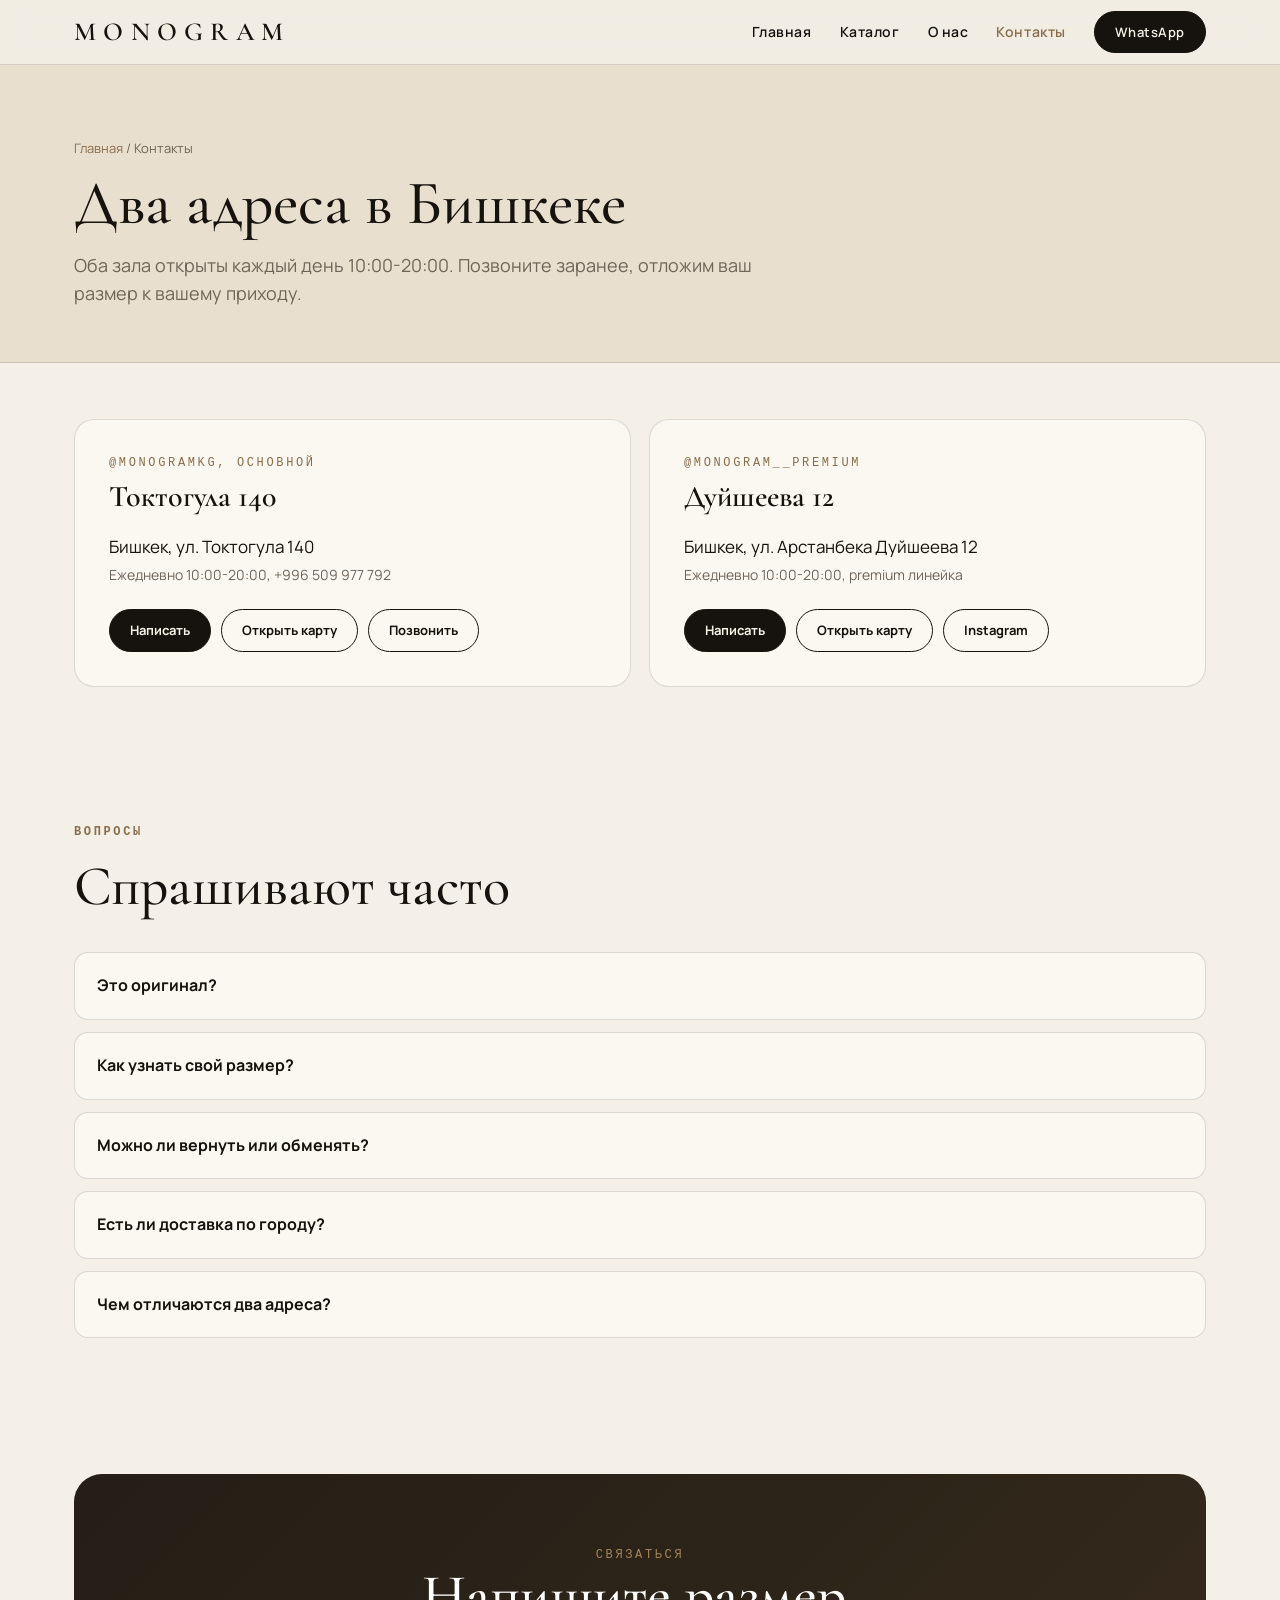
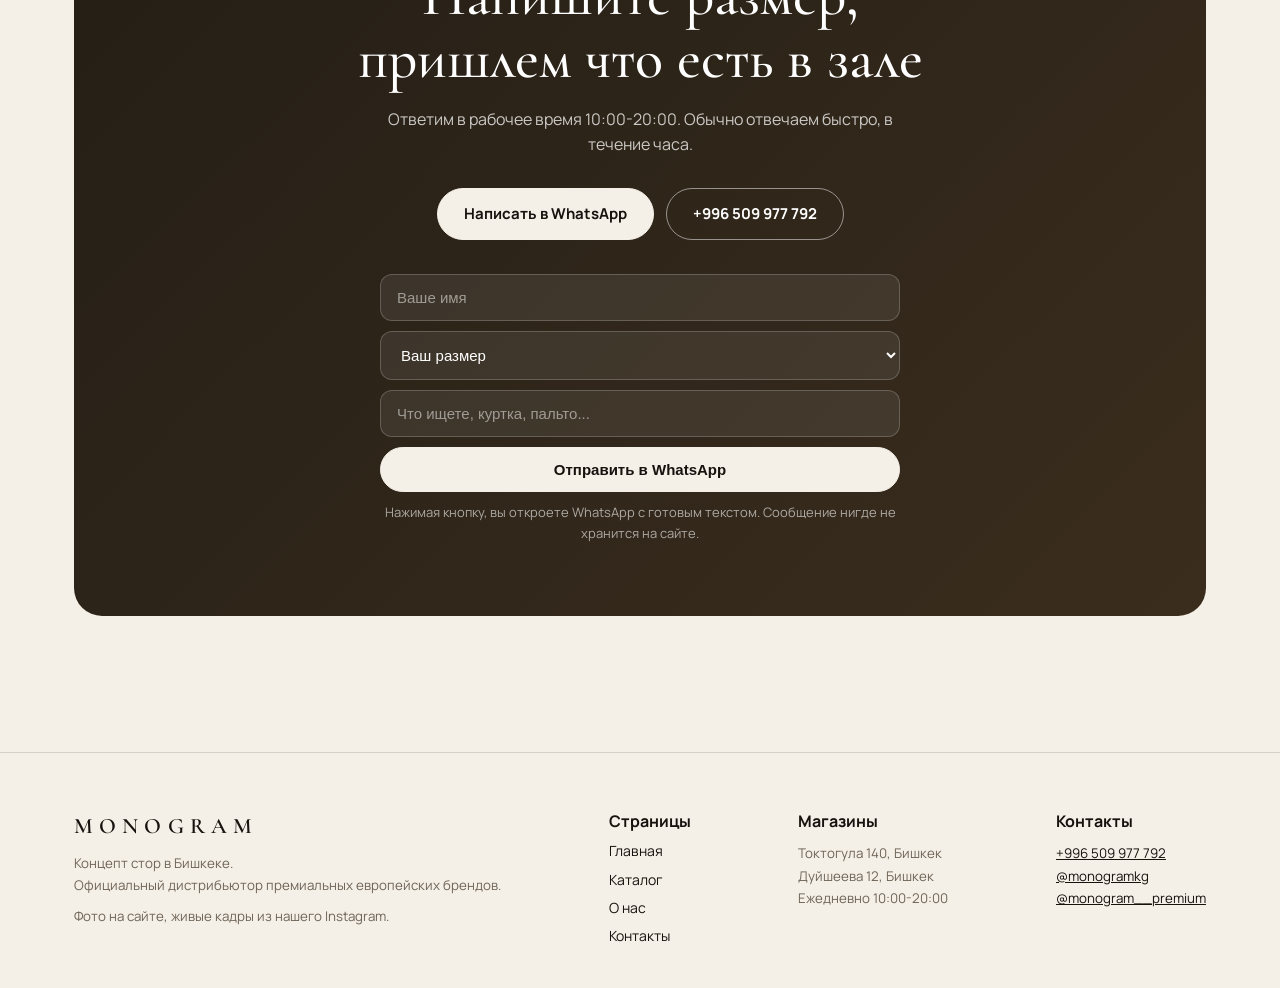
<file: contacts.html>
<!DOCTYPE html>
<html lang="ru">
<head>
<meta charset="UTF-8">
<meta name="viewport" content="width=device-width, initial-scale=1.0">
<title>Контакты, MONOGRAM Бишкек</title>
<meta name="description" content="MONOGRAM Бишкек: Токтогула 140 и Дуйшеева 12. Ежедневно 10:00-20:00. Телефон +996 509 977 792. WhatsApp, Instagram, карта.">
<meta property="og:title" content="Контакты MONOGRAM, Бишкек">
<meta property="og:type" content="website">
<link rel="icon" href="data:image/svg+xml,%3Csvg xmlns='http://www.w3.org/2000/svg' viewBox='0 0 64 64'%3E%3Crect width='64' height='64' rx='14' fill='%2316120d'/%3E%3Ctext x='32' y='42' font-family='Georgia,serif' font-size='34' fill='%23f4efe7' text-anchor='middle'%3EM%3C/text%3E%3C/svg%3E">
<link rel="preconnect" href="https://fonts.googleapis.com">
<link rel="preconnect" href="https://fonts.gstatic.com" crossorigin>
<link href="https://fonts.googleapis.com/css2?family=Cormorant+Garamond:ital,wght@0,400;0,500;0,600;1,400&family=Manrope:wght@400;500;600;700&display=swap" rel="stylesheet">
<link rel="stylesheet" href="styles.css">
</head>
<body>

<nav>
  <div class="wrap nav-in">
    <a class="logo" href="index.html">MONOGRAM</a>
    <button class="burger" id="burger" aria-label="Открыть меню" aria-expanded="false"><span></span><span></span><span></span></button>
    <div class="nav-links">
      <a href="index.html">Главная</a>
      <a href="catalog.html">Каталог</a>
      <a href="about.html">О нас</a>
      <a href="contacts.html" class="active">Контакты</a>
      <a class="btn small" href="https://wa.me/996509977792?text=%D0%97%D0%B4%D1%80%D0%B0%D0%B2%D1%81%D1%82%D0%B2%D1%83%D0%B9%D1%82%D0%B5!%20%D0%9F%D0%BE%D0%B4%D1%81%D0%BA%D0%B0%D0%B6%D0%B8%D1%82%D0%B5%20%D0%BF%D1%80%D0%BE%20%D0%BD%D0%B0%D0%BB%D0%B8%D1%87%D0%B8%D0%B5%20%D1%80%D0%B0%D0%B7%D0%BC%D0%B5%D1%80%D0%B0" target="_blank" rel="noopener">WhatsApp</a>
    </div>
  </div>
</nav>

<header class="page-hero">
  <div class="wrap">
    <div class="crumbs"><a href="index.html">Главная</a> / Контакты</div>
    <h1>Два адреса в Бишкеке</h1>
    <p>Оба зала открыты каждый день 10:00-20:00. Позвоните заранее, отложим ваш размер к вашему приходу.</p>
  </div>
</header>

<main>
<section style="padding-top:56px">
  <div class="wrap">
    <div class="stores" style="margin-top:0">
      <div class="store rv">
        <div class="mono" style="color:var(--bronze)">@monogramkg, основной</div>
        <h3>Токтогула 140</h3>
        <div class="addr">Бишкек, ул. Токтогула 140</div>
        <div class="meta">Ежедневно 10:00-20:00, +996 509 977 792</div>
        <div class="row">
          <a class="btn small" href="https://wa.me/996509977792?text=%D0%97%D0%B4%D1%80%D0%B0%D0%B2%D1%81%D1%82%D0%B2%D1%83%D0%B9%D1%82%D0%B5!%20%D0%9F%D1%80%D0%B8%D0%B4%D1%83%20%D0%BD%D0%B0%20%D0%A2%D0%BE%D0%BA%D1%82%D0%BE%D0%B3%D1%83%D0%BB%D0%B0%20140" target="_blank" rel="noopener">Написать</a>
          <a class="btn small ghost" href="https://www.google.com/maps/search/?api=1&query=%D0%A2%D0%BE%D0%BA%D1%82%D0%BE%D0%B3%D1%83%D0%BB%D0%B0+140+%D0%91%D0%B8%D1%88%D0%BA%D0%B5%D0%BA" target="_blank" rel="noopener">Открыть карту</a>
          <a class="btn small ghost" href="tel:+996509977792">Позвонить</a>
        </div>
      </div>
      <div class="store rv">
        <div class="mono" style="color:var(--bronze)">@monogram__premium</div>
        <h3>Дуйшеева 12</h3>
        <div class="addr">Бишкек, ул. Арстанбека Дуйшеева 12</div>
        <div class="meta">Ежедневно 10:00-20:00, premium линейка</div>
        <div class="row">
          <a class="btn small" href="https://wa.me/996509977792?text=%D0%97%D0%B4%D1%80%D0%B0%D0%B2%D1%81%D1%82%D0%B2%D1%83%D0%B9%D1%82%D0%B5!%20%D0%9F%D1%80%D0%B8%D0%B4%D1%83%20%D0%BD%D0%B0%20%D0%94%D1%83%D0%B9%D1%88%D0%B5%D0%B5%D0%B2%D0%B0%2012" target="_blank" rel="noopener">Написать</a>
          <a class="btn small ghost" href="https://www.google.com/maps/search/?api=1&query=%D0%94%D1%83%D0%B9%D1%88%D0%B5%D0%B5%D0%B2%D0%B0+12+%D0%91%D0%B8%D1%88%D0%BA%D0%B5%D0%BA" target="_blank" rel="noopener">Открыть карту</a>
          <a class="btn small ghost" href="https://www.instagram.com/monogram__premium" target="_blank" rel="noopener">Instagram</a>
        </div>
      </div>
    </div>
  </div>
</section>

<section style="padding-top:40px">
  <div class="wrap">
    <div class="mono eyebrow rv">вопросы</div>
    <h2 class="title serif rv">Спрашивают часто</h2>
    <div class="faq">
      <details class="rv"><summary>Это оригинал?</summary><p>Да. Мы официальный дистрибьютор европейских брендов. Вещи приходят напрямую, с бирками. Покажем все в магазине.</p></details>
      <details class="rv"><summary>Как узнать свой размер?</summary><p>Напишите рост, вес и обычный размер в WhatsApp. Подберем по размерной сетке бренда и отложим два соседних размера на примерку.</p></details>
      <details class="rv"><summary>Можно ли вернуть или обменять?</summary><p>Да, если бирки на месте и вещь не носили. Приходите в тот же магазин с чеком, поможем с обменом размера.</p></details>
      <details class="rv"><summary>Есть ли доставка по городу?</summary><p>По Бишкеку договоримся, напишите адрес в WhatsApp. По регионам отправляем после полной предоплаты и фото вещи перед отправкой.</p></details>
      <details class="rv"><summary>Чем отличаются два адреса?</summary><p>Токтогула 140, основной зал. Дуйшеева 12, линейка premium. Ассортимент пересекается, наличие лучше уточнить перед визитом.</p></details>
    </div>
  </div>
</section>

<section style="padding-top:40px">
  <div class="wrap">
    <div class="cta rv">
      <div class="mono" style="color:var(--bronze2)">связаться</div>
      <h2>Напишите размер, пришлем что есть в зале</h2>
      <p>Ответим в рабочее время 10:00-20:00. Обычно отвечаем быстро, в течение часа.</p>
      <div class="row">
        <a class="btn light" href="https://wa.me/996509977792?text=%D0%97%D0%B4%D1%80%D0%B0%D0%B2%D1%81%D1%82%D0%B2%D1%83%D0%B9%D1%82%D0%B5!%20%D0%9C%D0%BE%D0%B9%20%D1%80%D0%B0%D0%B7%D0%BC%D0%B5%D1%80" target="_blank" rel="noopener">Написать в WhatsApp</a>
        <a class="btn line" href="tel:+996509977792">+996 509 977 792</a>
      </div>
      <form class="wa-form" id="waForm">
        <input id="waName" type="text" placeholder="Ваше имя" autocomplete="name">
        <select id="waSize">
          <option value="">Ваш размер</option>
          <option>46 (S)</option>
          <option>48 (M)</option>
          <option>50 (L)</option>
          <option>52 (XL)</option>
          <option>54 (XXL)</option>
          <option>Нужна помощь с размером</option>
        </select>
        <input id="waText" type="text" placeholder="Что ищете, куртка, пальто...">
        <button class="btn light" type="submit" style="justify-content:center">Отправить в WhatsApp</button>
        <div class="note">Нажимая кнопку, вы откроете WhatsApp с готовым текстом. Сообщение нигде не хранится на сайте.</div>
      </form>
    </div>
  </div>
</section>
</main>

<footer>
  <div class="wrap foot">
    <div>
      <a class="logo" href="index.html" style="font-size:22px">MONOGRAM</a>
      <small>Концепт стор в Бишкеке.<br>Официальный дистрибьютор премиальных европейских брендов.</small>
      <small>Фото на сайте, живые кадры из нашего Instagram.</small>
    </div>
    <div>
      <b>Страницы</b>
      <nav><a href="index.html">Главная</a><a href="catalog.html">Каталог</a><a href="about.html">О нас</a><a href="contacts.html">Контакты</a></nav>
    </div>
    <div>
      <b>Магазины</b>
      <small>Токтогула 140, Бишкек<br>Дуйшеева 12, Бишкек<br>Ежедневно 10:00-20:00</small>
    </div>
    <div>
      <b>Контакты</b>
      <small><a href="tel:+996509977792">+996 509 977 792</a><br>
      <a href="https://www.instagram.com/monogramkg" target="_blank" rel="noopener">@monogramkg</a><br>
      <a href="https://www.instagram.com/monogram__premium" target="_blank" rel="noopener">@monogram__premium</a></small>
    </div>
  </div>
</footer>

<script src="script.js"></script>
</body>
</html>
</file>
<file: styles.css>
:root{
  --ivory:#f4efe7;
  --sand:#e9dfcf;
  --sand2:#ded2ba;
  --ink:#16120d;
  --ink2:#241e16;
  --bronze:#8a6e4b;
  --bronze2:#a5855c;
  --muted:#6f6558;
  --line:rgba(22,18,13,.14);
  --card:#fbf8f2;
}
*{margin:0;padding:0;box-sizing:border-box}
html{scroll-behavior:smooth}
body{
  font-family:"Manrope",system-ui,-apple-system,"Segoe UI",Roboto,sans-serif;
  background:var(--ivory);
  color:var(--ink);
  line-height:1.6;
  overflow-x:hidden;
}
::selection{background:var(--bronze);color:#fff}
.serif{font-family:"Cormorant Garamond",Georgia,serif}
.mono{font-family:ui-monospace,SFMono-Regular,Menlo,Consolas,monospace;font-size:12px;letter-spacing:.22em;text-transform:uppercase}
.wrap{max-width:1180px;margin:0 auto;padding:0 24px}
/* NAV */
nav{
  position:fixed;inset:0 0 auto 0;z-index:50;
  backdrop-filter:blur(14px);-webkit-backdrop-filter:blur(14px);
  background:rgba(244,239,231,.86);
  border-bottom:1px solid var(--line);
}
.nav-in{display:flex;align-items:center;justify-content:space-between;height:64px}
.logo{font-family:"Cormorant Garamond",serif;font-size:26px;letter-spacing:.28em;font-weight:600;text-decoration:none;color:var(--ink)}
.nav-links{display:flex;gap:28px;align-items:center}
.nav-links a{color:var(--ink);text-decoration:none;font-size:14px;font-weight:600;letter-spacing:.04em}
.nav-links a:hover{color:var(--bronze)}
.nav-links a.active{color:var(--bronze)}
.nav-links a.btn{color:var(--ivory)}
.nav-links a.btn.ghost{color:var(--ink)}
.btn{
  display:inline-flex;align-items:center;gap:10px;
  background:var(--ink);color:var(--ivory);
  padding:13px 26px;border-radius:999px;text-decoration:none;
  font-weight:700;font-size:15px;border:1px solid var(--ink);
  transition:transform .25s ease,background .25s ease,color .25s ease;
  cursor:pointer;
}
.btn:hover{background:var(--bronze);border-color:var(--bronze);transform:translateY(-2px)}
.btn.ghost{background:transparent;color:var(--ink)}
.btn.ghost:hover{background:var(--ink);color:var(--ivory)}
.btn.small{padding:10px 20px;font-size:13px}
.burger{display:none;background:none;border:0;cursor:pointer;padding:12px 4px}
.burger span{display:block;width:24px;height:2px;background:var(--ink);margin:5px 0;transition:transform .3s ease,opacity .3s ease}
/* HERO (home) */
.hero{position:relative;background:var(--ink);overflow:hidden}
.hero-bg{position:absolute;inset:0}
.hero-bg img{width:100%;height:100%;object-fit:cover;display:block}
.hero-bg::after{content:"";position:absolute;inset:0;background:linear-gradient(100deg,rgba(10,8,5,.74) 15%,rgba(10,8,5,.42) 55%,rgba(10,8,5,.18) 100%)}
.hero-in{position:relative;z-index:2;padding:128px 24px 52px;min-height:62vh;display:flex;flex-direction:column;justify-content:center}
.hero h1{color:#fff;font-weight:500;line-height:1.06;font-size:clamp(32px,4.4vw,58px);max-width:16ch;text-shadow:0 2px 24px rgba(0,0,0,.45)}
.hero p{color:rgba(255,255,255,.86);max-width:48ch;margin-top:16px;font-size:17px}
.hero .row{display:flex;gap:14px;margin-top:22px;flex-wrap:wrap}
.btn.light{background:var(--ivory);color:var(--ink);border-color:var(--ivory)}
.btn.light:hover{background:var(--bronze2);border-color:var(--bronze2);color:#fff}
.btn.line{background:transparent;color:#fff;border-color:rgba(255,255,255,.5)}
.btn.line:hover{border-color:#fff;background:rgba(255,255,255,.12)}
/* PAGE HERO (inner pages) */
.page-hero{background:var(--sand);border-bottom:1px solid var(--line);padding:138px 0 54px}
.page-hero h1{font-family:"Cormorant Garamond",serif;font-weight:500;font-size:clamp(36px,5vw,62px);line-height:1.06;margin-top:12px;max-width:20ch}
.page-hero p{color:var(--muted);font-size:18px;max-width:62ch;margin-top:14px}
.crumbs{font-size:13px;color:var(--muted)}
.crumbs a{color:var(--bronze);text-decoration:none}
/* MARQUEE */
.marquee{background:var(--ink);color:var(--sand);overflow:hidden;border-top:1px solid rgba(255,255,255,.08);padding:14px 0}
.marquee-track{display:flex;gap:56px;white-space:nowrap;animation:mq 26s linear infinite;width:max-content}
.marquee-track span{font-size:13px;letter-spacing:.3em;text-transform:uppercase}
@keyframes mq{to{transform:translateX(-50%)}}
/* SECTIONS */
section{padding:96px 0}
.eyebrow{color:var(--bronze);font-weight:700;margin-bottom:14px}
h2.title{font-family:"Cormorant Garamond",serif;font-weight:500;font-size:clamp(32px,4.4vw,56px);line-height:1.08;max-width:20ch}
.lead{color:var(--muted);font-size:18px;max-width:62ch;margin-top:16px}
.stats{display:grid;grid-template-columns:repeat(4,1fr);gap:1px;background:var(--line);border:1px solid var(--line);border-radius:18px;overflow:hidden;margin-top:44px}
.stat{background:var(--card);padding:28px 24px}
.stat b{font-family:"Cormorant Garamond",serif;font-size:38px;font-weight:600;display:block;line-height:1}
.stat small{color:var(--muted);font-size:14px}
/* COLLECTION */
.grid{display:grid;grid-template-columns:repeat(3,1fr);gap:18px;margin-top:44px}
.card{position:relative;border-radius:18px;overflow:hidden;background:var(--sand);aspect-ratio:3/4;cursor:pointer;border:1px solid var(--line)}
.card img{width:100%;height:100%;object-fit:cover;transition:transform .8s ease;display:block}
.card:hover img{transform:scale(1.05)}
.card .cap{position:absolute;left:0;right:0;bottom:0;padding:44px 18px 18px;background:linear-gradient(180deg,transparent,rgba(10,8,5,.78));color:#fff}
.card .cap b{font-size:15px;display:block}
.card .cap small{opacity:.75;font-size:13px}
.card.hide{display:none}
.filters{display:flex;gap:10px;flex-wrap:wrap;margin-top:30px}
.chip{background:transparent;border:1px solid var(--line);border-radius:999px;padding:10px 22px;font-size:14px;font-weight:600;color:var(--ink);cursor:pointer;font-family:inherit}
.chip.on{background:var(--ink);color:var(--ivory);border-color:var(--ink)}
/* ABOUT */
.about{background:var(--ink);color:var(--ivory);border-radius:28px;padding:72px 0;position:relative;overflow:hidden}
.about .wrap{display:grid;grid-template-columns:1.1fr .9fr;gap:56px;align-items:center}
.about h2{color:#fff}
.about p{color:rgba(244,239,231,.78);margin-top:16px;font-size:17px}
.checks{margin-top:26px;display:grid;gap:14px}
.check{display:flex;gap:14px;align-items:flex-start;background:rgba(255,255,255,.05);border:1px solid rgba(255,255,255,.1);border-radius:14px;padding:16px 18px}
.check i{width:30px;height:30px;flex:0 0 30px;border-radius:50%;background:var(--bronze);color:#fff;display:flex;align-items:center;justify-content:center;font-style:normal;font-weight:700}
.about-photo{border-radius:20px;overflow:hidden;border:1px solid rgba(255,255,255,.14)}
.about-photo img{width:100%;height:100%;object-fit:cover;display:block;aspect-ratio:3/4}
/* STORES */
.stores{display:grid;grid-template-columns:1fr 1fr;gap:18px;margin-top:44px}
.store{background:var(--card);border:1px solid var(--line);border-radius:20px;padding:34px}
.store h3{font-family:"Cormorant Garamond",serif;font-size:30px;font-weight:600}
.store .addr{margin:12px 0 4px;font-size:17px}
.store .meta{color:var(--muted);font-size:14px}
.store .row{display:flex;gap:10px;margin-top:22px;flex-wrap:wrap}
/* STEPS */
.steps{display:grid;grid-template-columns:repeat(3,1fr);gap:18px;margin-top:44px}
.step{background:var(--card);border:1px solid var(--line);border-radius:20px;padding:30px}
.step .n{font-family:"Cormorant Garamond",serif;font-size:44px;color:var(--bronze);line-height:1}
.step h4{margin:12px 0 8px;font-size:18px}
.step p{color:var(--muted);font-size:15px}
/* FAQ */
.faq{margin-top:36px;display:grid;gap:12px}
.faq details{background:var(--card);border:1px solid var(--line);border-radius:14px;padding:20px 22px}
.faq summary{cursor:pointer;font-weight:700;font-size:16px;list-style:none}
.faq summary::-webkit-details-marker{display:none}
.faq details p{color:var(--muted);margin-top:10px;font-size:15px}
/* CTA */
.cta{background:linear-gradient(135deg,var(--ink2),#3a2d1d);color:#fff;border-radius:28px;padding:72px 24px;text-align:center;position:relative;overflow:hidden}
.cta h2{font-family:"Cormorant Garamond",serif;font-size:clamp(32px,4.6vw,58px);font-weight:500;line-height:1.08;max-width:22ch;margin:0 auto}
.cta p{color:rgba(255,255,255,.75);margin:16px auto 0;max-width:52ch}
.cta .row{display:flex;gap:12px;justify-content:center;margin-top:30px;flex-wrap:wrap}
.wa-form{margin:34px auto 0;max-width:520px;display:grid;gap:10px;text-align:left}
.wa-form input,.wa-form select{background:rgba(255,255,255,.08);border:1px solid rgba(255,255,255,.2);color:#fff;border-radius:12px;padding:14px 16px;font-size:15px;width:100%}
.wa-form input::placeholder{color:rgba(255,255,255,.5)}
.wa-form .note{font-size:13px;color:rgba(255,255,255,.6);text-align:center}
/* TEASER BAND */
.teaser{display:flex;justify-content:space-between;align-items:flex-end;gap:24px;flex-wrap:wrap}
.teaser .btn{flex-shrink:0}
/* FOOTER */
footer{padding:56px 0 40px;border-top:1px solid var(--line);margin-top:40px}
.foot{display:flex;justify-content:space-between;gap:32px;flex-wrap:wrap}
.foot small{color:var(--muted);display:block;margin-top:8px;line-height:1.7}
.foot a{color:var(--ink)}
.foot nav{position:static;background:none;border:0;backdrop-filter:none}
.foot nav a{display:block;margin-top:6px;font-size:14px;text-decoration:none}
/* REVEAL */
.rv{opacity:0;transform:translateY(28px);transition:opacity .7s ease,transform .7s ease}
.rv.in{opacity:1;transform:none}
/* LIGHTBOX */
.lb{position:fixed;inset:0;background:rgba(10,8,5,.9);display:none;align-items:center;justify-content:center;z-index:99;padding:24px}
.lb.open{display:flex}
.lb img{max-width:min(92vw,700px);max-height:84vh;border-radius:14px}
.lb button{position:absolute;top:20px;right:20px;background:#fff;border:0;border-radius:50%;width:44px;height:44px;font-size:20px;cursor:pointer}
/* SVG divider */
.divider{display:flex;justify-content:center;padding:0}
.divider svg{width:220px;height:24px}
.divider path{stroke:var(--bronze);stroke-width:1.5;fill:none}
@media(max-width:900px){
  .nav-in{flex-wrap:nowrap;height:64px;padding:0}
  .logo{font-size:21px}
  .burger{display:block}
  .burger.open span:nth-child(1){transform:translateY(7px) rotate(45deg)}
  .burger.open span:nth-child(2){opacity:0}
  .burger.open span:nth-child(3){transform:translateY(-7px) rotate(-45deg)}
  .nav-links{position:absolute;top:100%;left:0;right:0;flex-direction:column;align-items:stretch;gap:0;background:var(--ivory);border-bottom:1px solid var(--line);box-shadow:0 24px 40px rgba(22,18,13,.12);padding:0 24px;max-height:0;opacity:0;overflow:hidden;transition:max-height .35s ease,opacity .3s ease,padding .3s ease}
  .nav-links.open{max-height:460px;opacity:1;padding:8px 24px 20px}
  .nav-links a{white-space:normal;padding:13px 0;border-bottom:1px solid var(--line);font-size:16px}
  .nav-links a.btn{margin-top:14px;justify-content:center;border-bottom:0}
  .hero .row .btn{flex:1 1 100%;justify-content:center}
  .cta .row .btn{flex:1 1 100%;justify-content:center}
  .teaser{flex-direction:column;align-items:flex-start}
  .store{padding:26px 22px}
  .step{padding:24px 22px}
  .about{padding:48px 0}
  .about .wrap{gap:32px}
  .cta{padding:52px 20px}
  .stat{padding:22px 18px}
  .stat b{font-size:32px}
  .grid{grid-template-columns:1fr 1fr}
  .about .wrap{grid-template-columns:1fr}
  .stores{grid-template-columns:1fr}
  .steps{grid-template-columns:1fr}
  .stats{grid-template-columns:1fr 1fr}
  section{padding:64px 0}
  .hero-in{padding:118px 24px 44px;min-height:0}
  .page-hero{padding:112px 0 44px}
}
@media(max-width:560px){.grid{grid-template-columns:1fr}}
@media(prefers-reduced-motion:reduce){
  *{animation:none!important;transition:none!important}
  html{scroll-behavior:auto}
}
</file>
